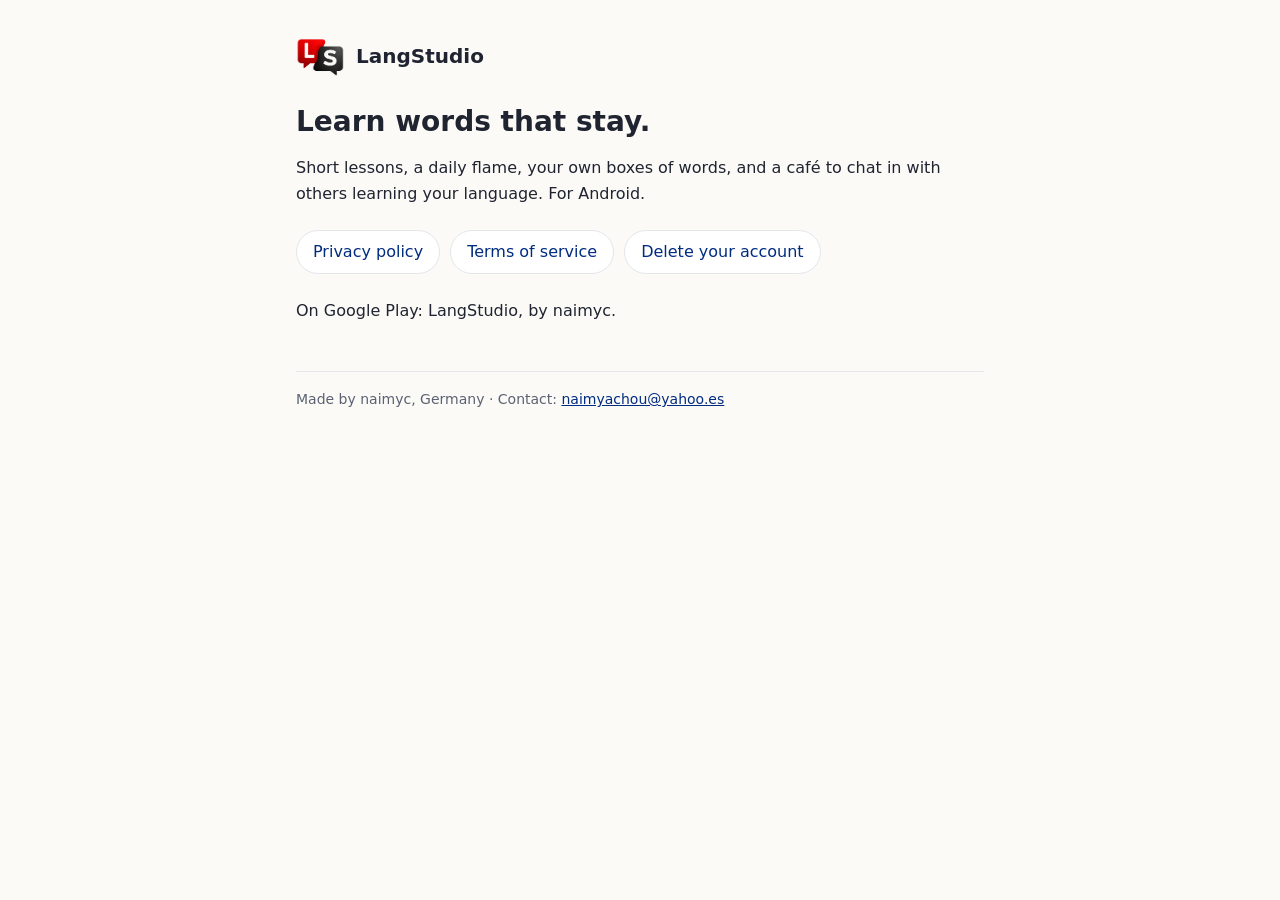
<file: index.html>
<!doctype html>
<html lang="en">
<head>
  <meta charset="utf-8">
  <meta name="viewport" content="width=device-width, initial-scale=1">
  <title>LangStudio</title>
  <meta name="description" content="LangStudio — learn words that stay.">
  <link rel="icon" type="image/png" href="icon.png">
  <link rel="apple-touch-icon" href="icon.png">
  <link rel="stylesheet" href="style.css">
</head>
<body>
<main>
  <header><img src="icon.png" alt=""><a href="./">LangStudio</a></header>
  <h1>Learn words that stay.</h1>
  <p>Short lessons, a daily flame, your own boxes of words, and a café to chat
    in with others learning your language. For Android.</p>
  <nav>
    <a href="privacy.html">Privacy policy</a>
    <a href="terms.html">Terms of service</a>
    <a href="delete-account.html">Delete your account</a>
  </nav>
  <p>On Google Play: LangStudio, by naimyc.</p>
  <footer>Made by naimyc, Germany · Contact: <a href="mailto:naimyachou@yahoo.es">naimyachou@yahoo.es</a></footer>
</main>
</body>
</html>
</file>
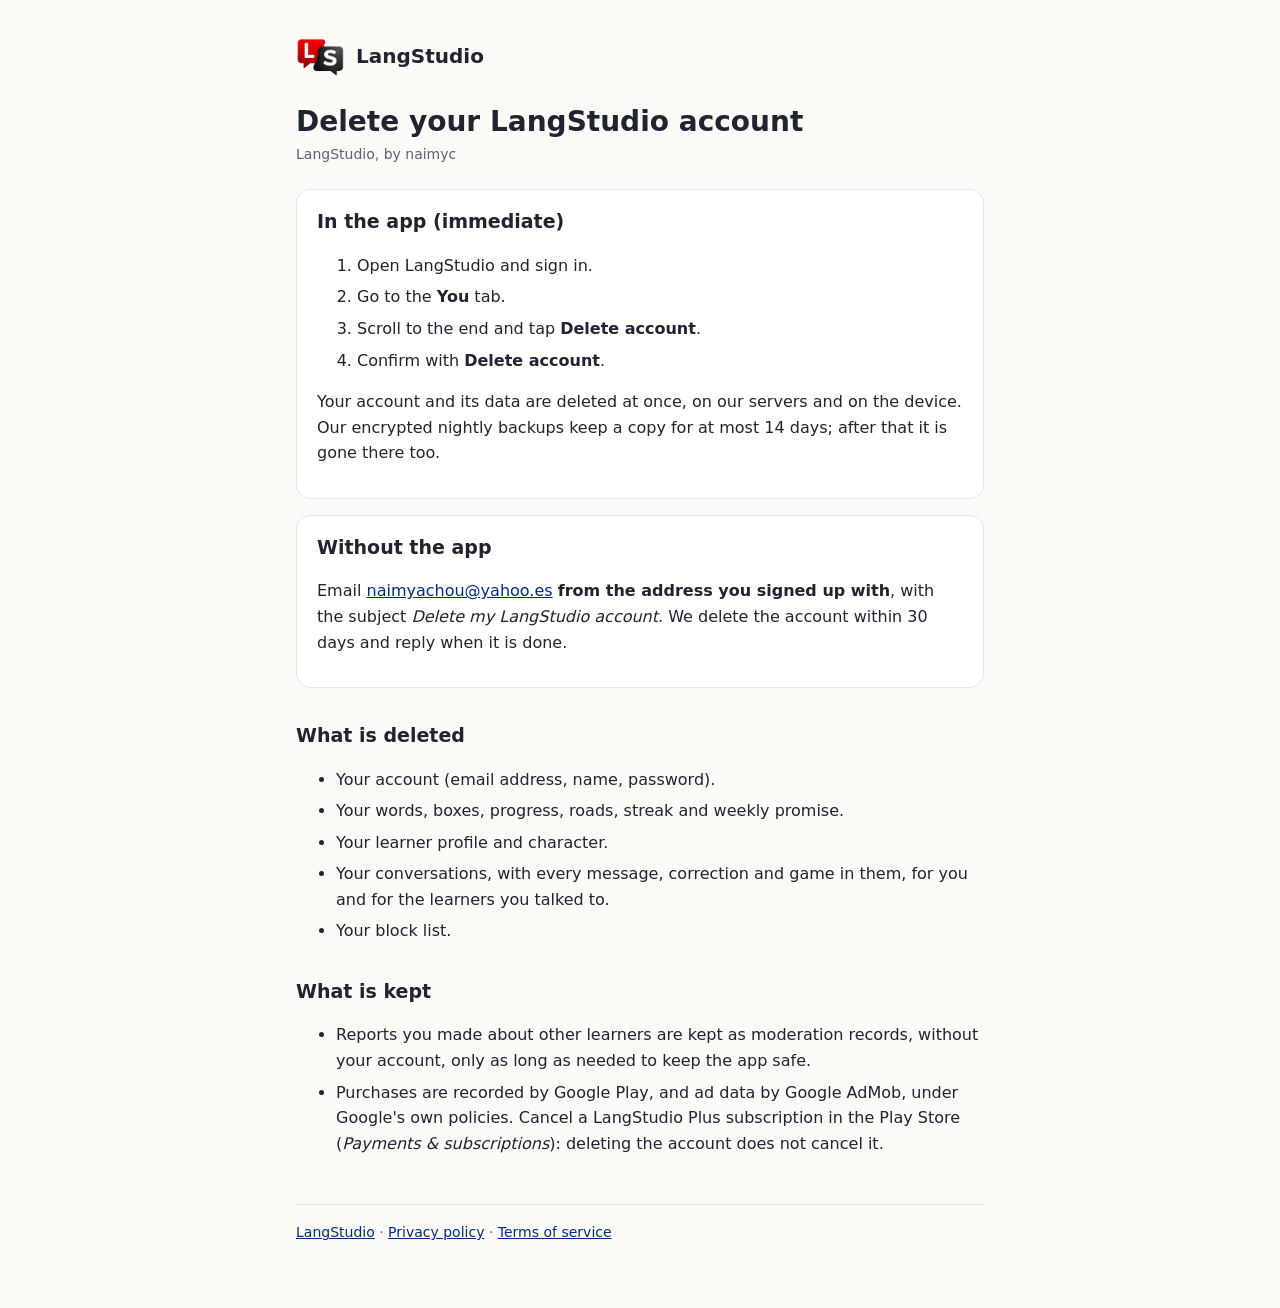
<file: delete-account.html>
<!doctype html>
<html lang="en">
<head>
  <meta charset="utf-8">
  <meta name="viewport" content="width=device-width, initial-scale=1">
  <title>Delete LangStudio Account</title>
  <meta name="description" content="How to delete your LangStudio account and its data.">
  <link rel="icon" type="image/png" href="icon.png">
  <link rel="apple-touch-icon" href="icon.png">
  <link rel="stylesheet" href="style.css">
</head>
<body>
<main>
  <header><img src="icon.png" alt=""><a href="./">LangStudio</a></header>
  <h1>Delete your LangStudio account</h1>
  <p class="updated">LangStudio, by naimyc</p>

  <div class="card">
    <h2 style="margin-top:0">In the app (immediate)</h2>
    <ol>
      <li>Open LangStudio and sign in.</li>
      <li>Go to the <strong>You</strong> tab.</li>
      <li>Scroll to the end and tap <strong>Delete account</strong>.</li>
      <li>Confirm with <strong>Delete account</strong>.</li>
    </ol>
    <p>Your account and its data are deleted at once, on our servers and on
      the device. Our encrypted nightly backups keep a copy for at most 14
      days; after that it is gone there too.</p>
  </div>

  <div class="card">
    <h2 style="margin-top:0">Without the app</h2>
    <p>Email <a href="mailto:naimyachou@yahoo.es?subject=Delete%20my%20LangStudio%20account">naimyachou@yahoo.es</a>
      <strong>from the address you signed up with</strong>, with the subject
      <em>Delete my LangStudio account</em>. We delete the account within
      30 days and reply when it is done.</p>
  </div>

  <h2>What is deleted</h2>
  <ul>
    <li>Your account (email address, name, password).</li>
    <li>Your words, boxes, progress, roads, streak and weekly promise.</li>
    <li>Your learner profile and character.</li>
    <li>Your conversations, with every message, correction and game in
      them, for you and for the learners you talked to.</li>
    <li>Your block list.</li>
  </ul>

  <h2>What is kept</h2>
  <ul>
    <li>Reports you made about other learners are kept as moderation
      records, without your account, only as long as needed to keep the
      app safe.</li>
    <li>Purchases are recorded by Google Play, and ad data by Google AdMob,
      under Google's own policies. Cancel a LangStudio Plus subscription in
      the Play Store (<em>Payments &amp; subscriptions</em>): deleting the
      account does not cancel it.</li>
  </ul>

  <footer><a href="./">LangStudio</a> ·
    <a href="privacy.html">Privacy policy</a> ·
    <a href="terms.html">Terms of service</a></footer>
</main>
</body>
</html>
</file>
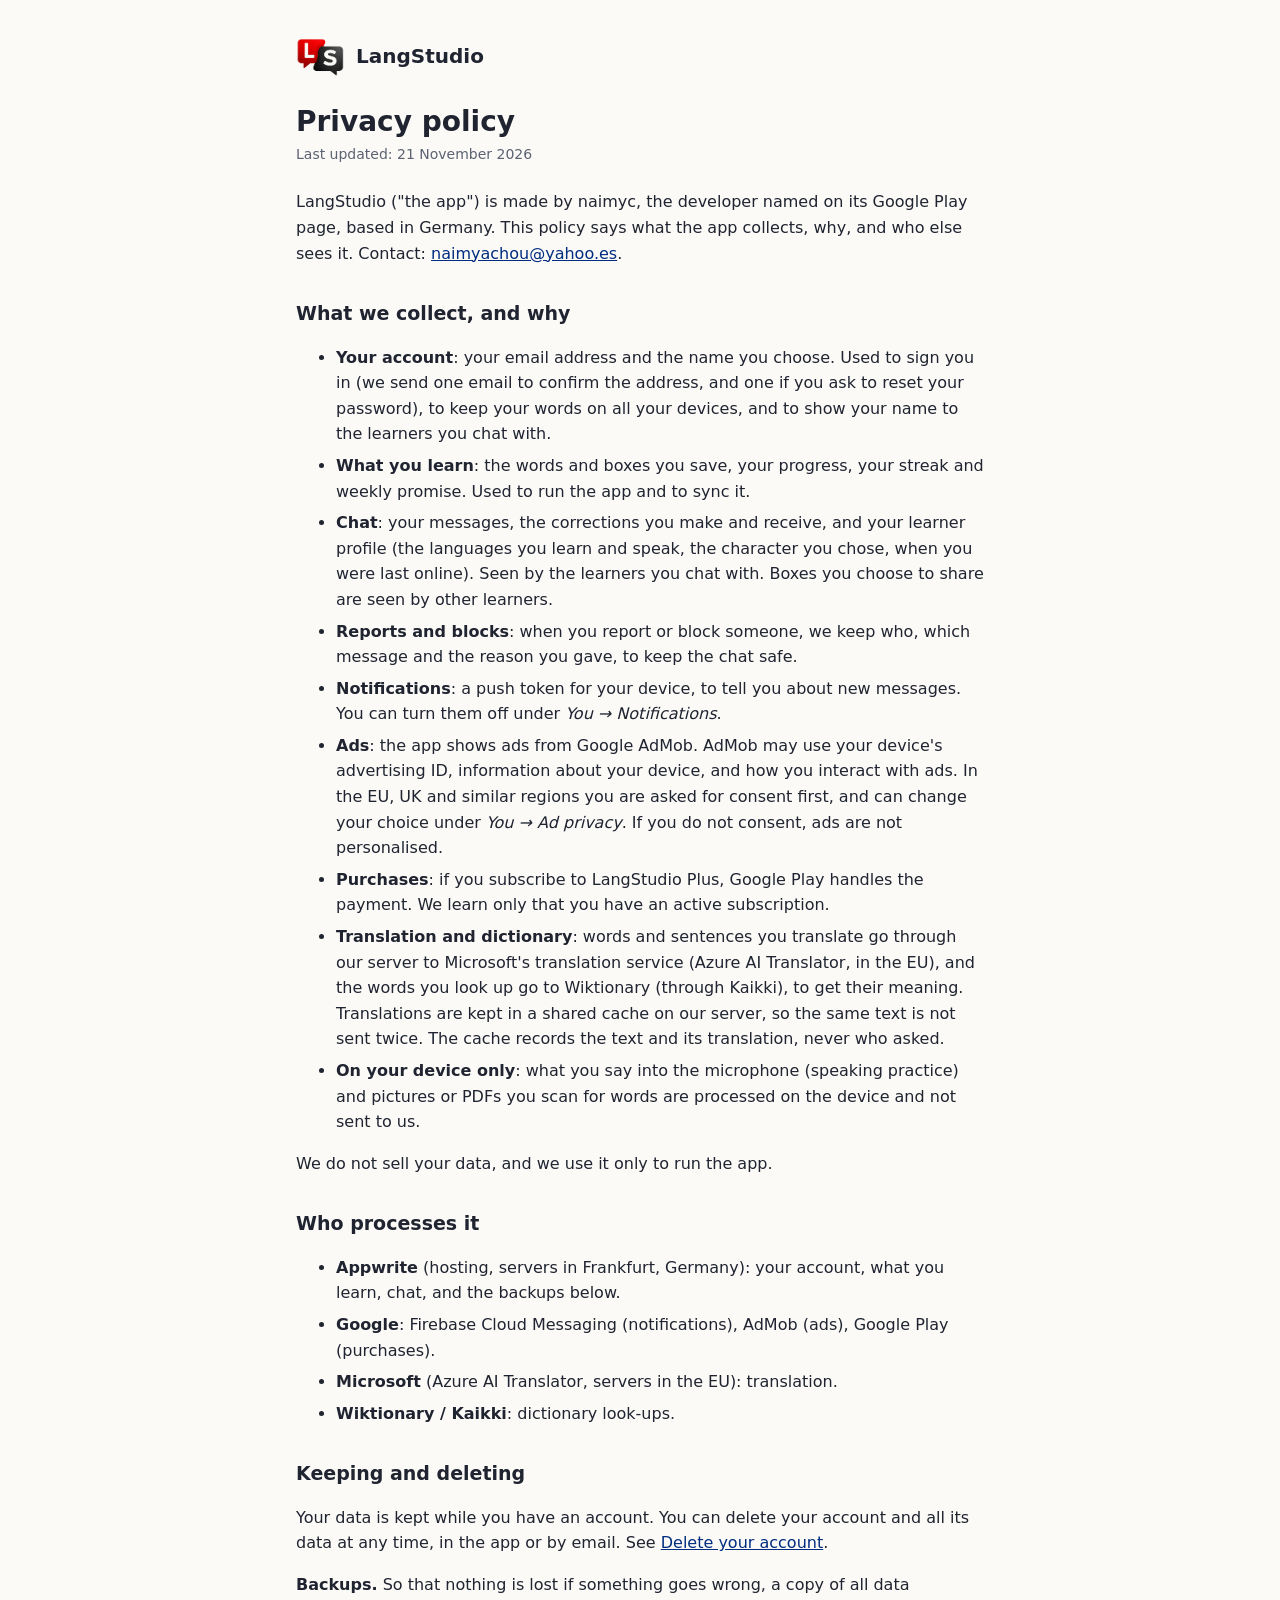
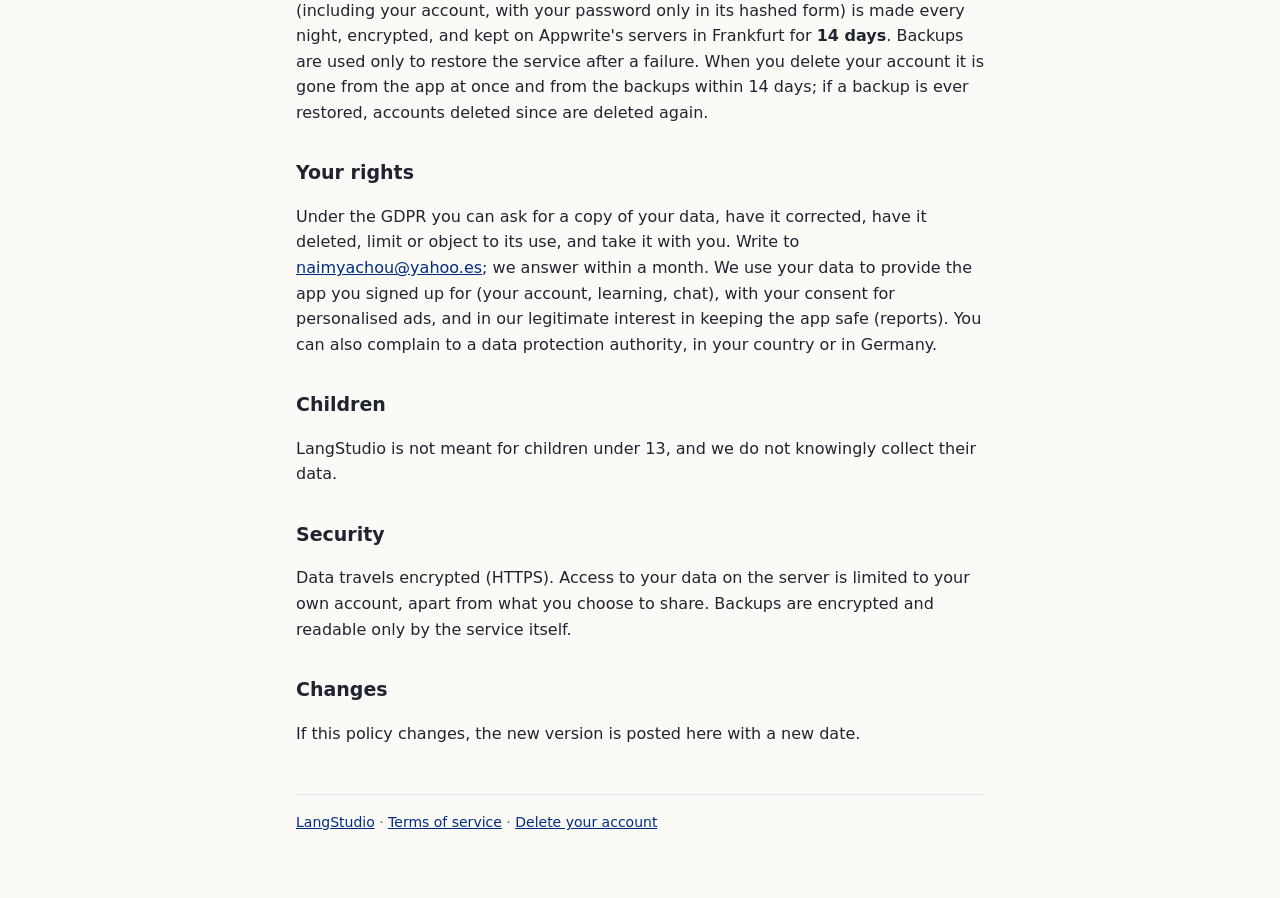
<file: privacy.html>
<!doctype html>
<html lang="en">
<head>
  <meta charset="utf-8">
  <meta name="viewport" content="width=device-width, initial-scale=1">
  <title>LangStudio Privacy Policy</title>
  <link rel="icon" type="image/png" href="icon.png">
  <link rel="apple-touch-icon" href="icon.png">
  <link rel="stylesheet" href="style.css">
</head>
<body>
<main>
  <header><img src="icon.png" alt=""><a href="./">LangStudio</a></header>
  <h1>Privacy policy</h1>
  <p class="updated">Last updated: 21 November 2026</p>

  <p>LangStudio ("the app") is made by naimyc, the developer named on its
    Google Play page, based in Germany. This
    policy says what the app collects, why, and who else sees it. Contact:
    <a href="mailto:naimyachou@yahoo.es">naimyachou@yahoo.es</a>.</p>

  <h2>What we collect, and why</h2>
  <ul>
    <li><strong>Your account</strong>: your email address and the name you
      choose. Used to sign you in (we send one email to confirm the address,
      and one if you ask to reset your password), to keep your words on all your devices,
      and to show your name to the learners you chat with.</li>
    <li><strong>What you learn</strong>: the words and boxes you save, your
      progress, your streak and weekly promise. Used to run the app and to
      sync it.</li>
    <li><strong>Chat</strong>: your messages, the corrections you make and
      receive, and your learner profile (the languages you learn and speak,
      the character you chose, when you were last online). Seen by the
      learners you chat with. Boxes you choose to share are seen by other
      learners.</li>
    <li><strong>Reports and blocks</strong>: when you report or block someone,
      we keep who, which message and the reason you gave, to keep the chat
      safe.</li>
    <li><strong>Notifications</strong>: a push token for your device, to tell
      you about new messages. You can turn them off under
      <em>You → Notifications</em>.</li>
    <li><strong>Ads</strong>: the app shows ads from Google AdMob. AdMob may
      use your device's advertising ID, information about your device, and
      how you interact with ads. In the EU, UK and similar regions you are
      asked for consent first, and can change your choice under
      <em>You → Ad privacy</em>. If you do not consent, ads are not
      personalised.</li>
    <li><strong>Purchases</strong>: if you subscribe to LangStudio Plus,
      Google Play handles the payment. We learn only that you have an active
      subscription.</li>
    <li><strong>Translation and dictionary</strong>: words and sentences you
      translate go through our server to Microsoft's translation service
      (Azure AI Translator, in the EU), and the words you look up go to
      Wiktionary (through Kaikki), to get their meaning. Translations are
      kept in a shared cache on our server, so the same text is not sent
      twice. The cache records the text and its translation, never who
      asked.</li>
    <li><strong>On your device only</strong>: what you say into the
      microphone (speaking practice) and pictures or PDFs you scan for words
      are processed on the device and not sent to us.</li>
  </ul>
  <p>We do not sell your data, and we use it only to run the app.</p>

  <h2>Who processes it</h2>
  <ul>
    <li><strong>Appwrite</strong> (hosting, servers in Frankfurt, Germany):
      your account, what you learn, chat, and the backups below.</li>
    <li><strong>Google</strong>: Firebase Cloud Messaging (notifications),
      AdMob (ads), Google Play (purchases).</li>
    <li><strong>Microsoft</strong> (Azure AI Translator, servers in the EU):
      translation.</li>
    <li><strong>Wiktionary / Kaikki</strong>: dictionary look-ups.</li>
  </ul>

  <h2>Keeping and deleting</h2>
  <p>Your data is kept while you have an account. You can delete your
    account and all its data at any time, in the app or by email. See
    <a href="delete-account.html">Delete your account</a>.</p>
  <p><strong>Backups.</strong> So that nothing is lost if something goes
    wrong, a copy of all data (including your account, with your password
    only in its hashed form) is made every night, encrypted, and kept on
    Appwrite's servers in Frankfurt for <strong>14 days</strong>. Backups
    are used only to restore the service after a failure. When you delete
    your account it is gone from the app at once and from the backups
    within 14 days; if a backup is ever restored, accounts deleted since
    are deleted again.</p>

  <h2>Your rights</h2>
  <p>Under the GDPR you can ask for a copy of your data, have it corrected,
    have it deleted, limit or object to its use, and take it with you. Write
    to <a href="mailto:naimyachou@yahoo.es">naimyachou@yahoo.es</a>; we answer
    within a month. We use your data to provide the app you signed up for
    (your account, learning, chat), with your consent for personalised ads,
    and in our legitimate interest in keeping the app safe (reports). You
    can also complain to a data protection authority, in your country or in
    Germany.</p>

  <h2>Children</h2>
  <p>LangStudio is not meant for children under 13, and we do not knowingly
    collect their data.</p>

  <h2>Security</h2>
  <p>Data travels encrypted (HTTPS). Access to your data on the server is
    limited to your own account, apart from what you choose to share.
    Backups are encrypted and readable only by the service itself.</p>

  <h2>Changes</h2>
  <p>If this policy changes, the new version is posted here with a new
    date.</p>

  <footer><a href="./">LangStudio</a> ·
    <a href="terms.html">Terms of service</a> ·
    <a href="delete-account.html">Delete your account</a></footer>
</main>
</body>
</html>
</file>
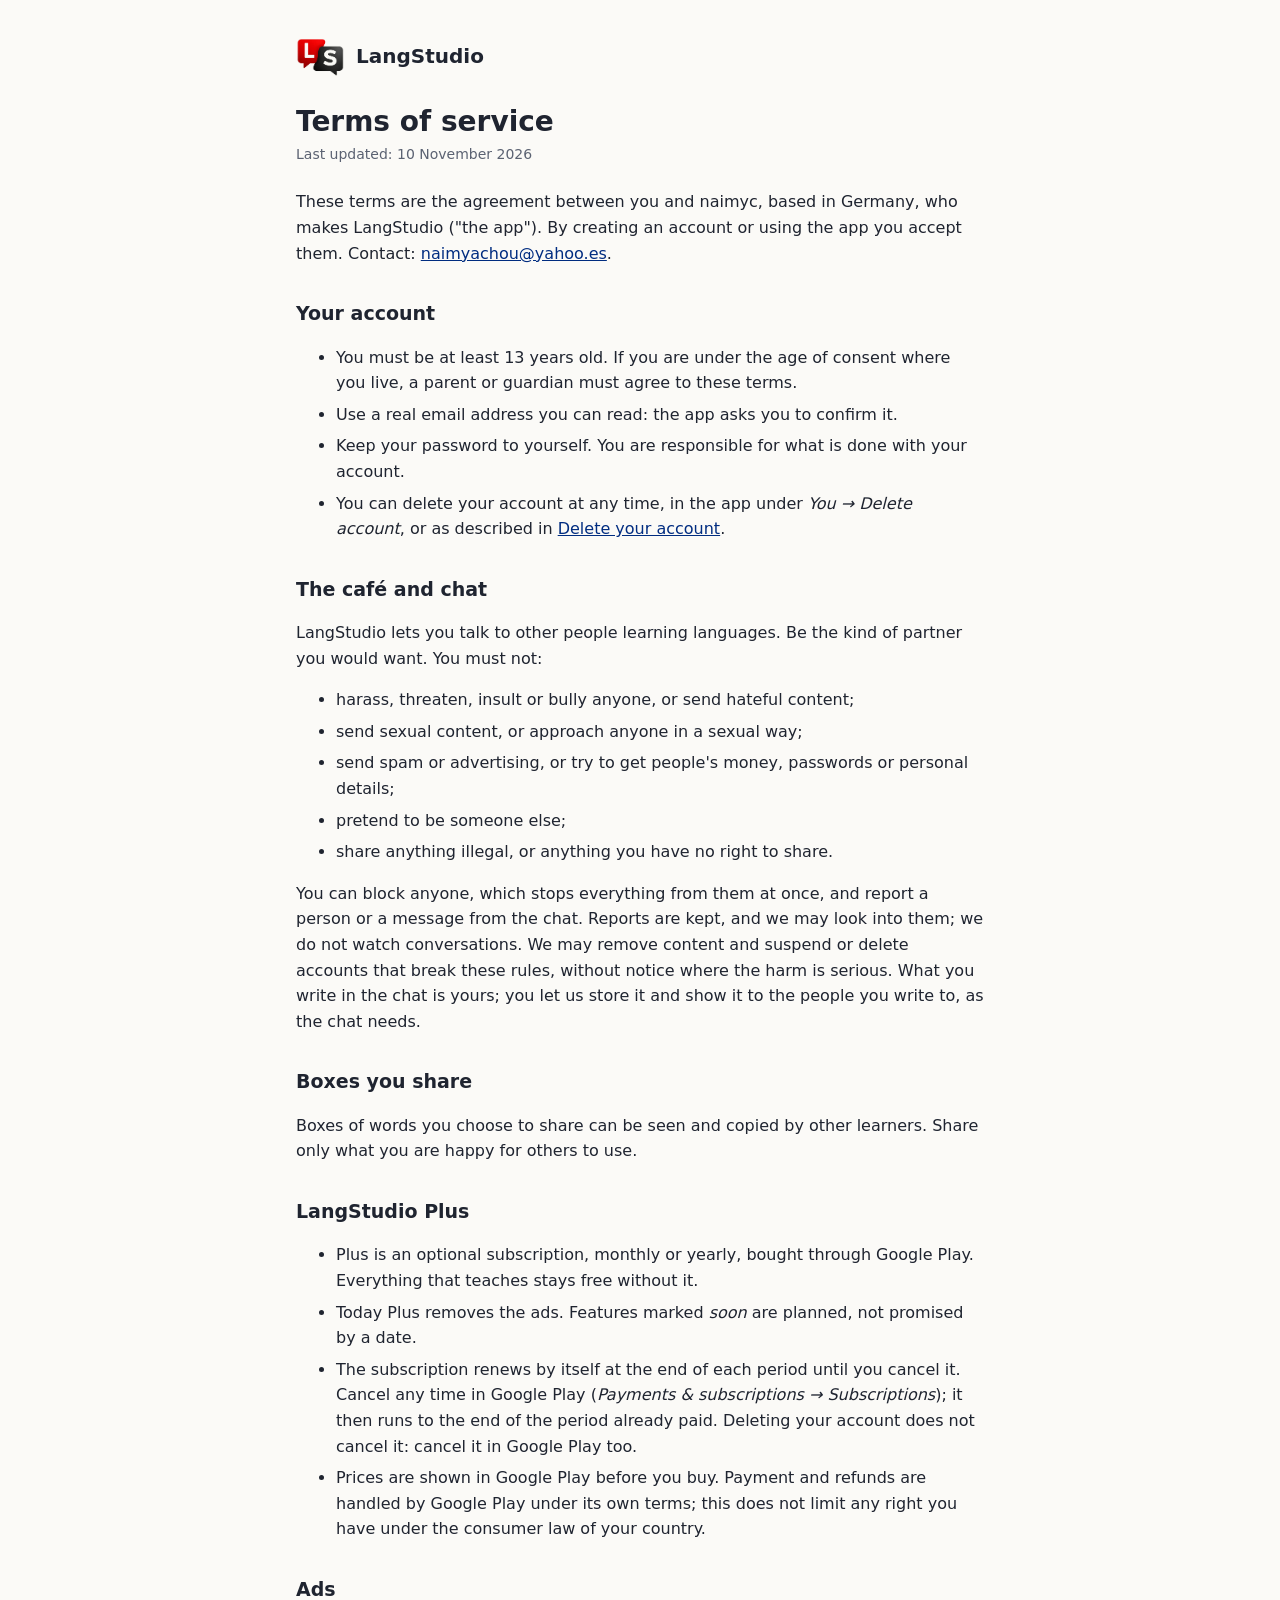
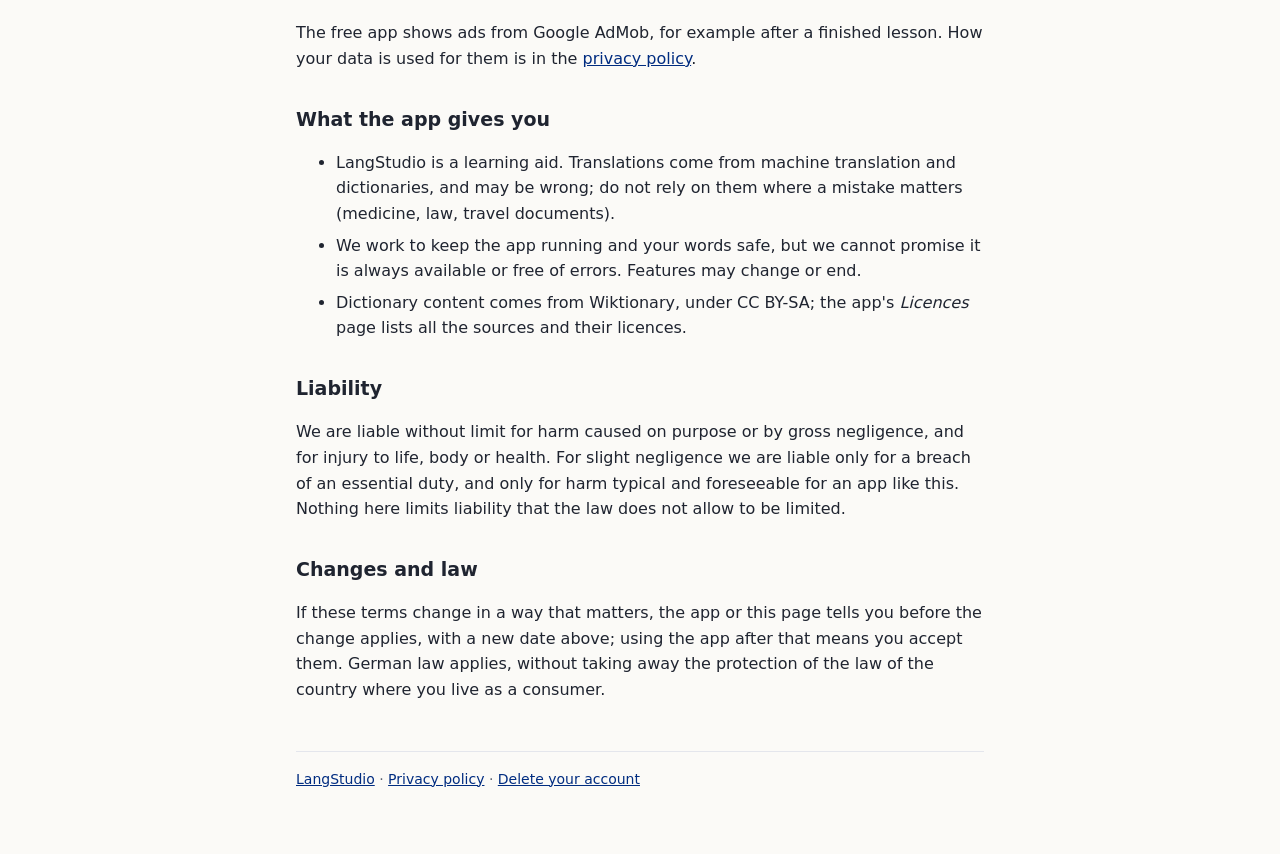
<file: terms.html>
<!doctype html>
<html lang="en">
<head>
  <meta charset="utf-8">
  <meta name="viewport" content="width=device-width, initial-scale=1">
  <title>LangStudio Terms of Service</title>
  <meta name="description" content="The terms for using LangStudio, its café chat and LangStudio Plus.">
  <link rel="icon" type="image/png" href="icon.png">
  <link rel="apple-touch-icon" href="icon.png">
  <link rel="stylesheet" href="style.css">
</head>
<body>
<main>
  <header><img src="icon.png" alt=""><a href="./">LangStudio</a></header>
  <h1>Terms of service</h1>
  <p class="updated">Last updated: 10 November 2026</p>

  <p>These terms are the agreement between you and naimyc, based in
    Germany, who makes LangStudio ("the app"). By creating an account or
    using the app you accept them. Contact:
    <a href="mailto:naimyachou@yahoo.es">naimyachou@yahoo.es</a>.</p>

  <h2>Your account</h2>
  <ul>
    <li>You must be at least 13 years old. If you are under the age of
      consent where you live, a parent or guardian must agree to these
      terms.</li>
    <li>Use a real email address you can read: the app asks you to confirm
      it.</li>
    <li>Keep your password to yourself. You are responsible for what is done
      with your account.</li>
    <li>You can delete your account at any time, in the app under
      <em>You → Delete account</em>, or as described in
      <a href="delete-account.html">Delete your account</a>.</li>
  </ul>

  <h2>The café and chat</h2>
  <p>LangStudio lets you talk to other people learning languages. Be the kind
    of partner you would want. You must not:</p>
  <ul>
    <li>harass, threaten, insult or bully anyone, or send hateful content;</li>
    <li>send sexual content, or approach anyone in a sexual way;</li>
    <li>send spam or advertising, or try to get people's money, passwords or
      personal details;</li>
    <li>pretend to be someone else;</li>
    <li>share anything illegal, or anything you have no right to share.</li>
  </ul>
  <p>You can block anyone, which stops everything from them at once, and
    report a person or a message from the chat. Reports are kept, and we
    may look into them; we do not watch conversations. We may remove content
    and suspend or delete accounts that break these rules, without notice
    where the harm is serious.
    What you write in the chat is yours; you let us store it and show it to
    the people you write to, as the chat needs.</p>

  <h2>Boxes you share</h2>
  <p>Boxes of words you choose to share can be seen and copied by other
    learners. Share only what you are happy for others to use.</p>

  <h2>LangStudio Plus</h2>
  <ul>
    <li>Plus is an optional subscription, monthly or yearly, bought through
      Google Play. Everything that teaches stays free without it.</li>
    <li>Today Plus removes the ads. Features marked <em>soon</em> are planned,
      not promised by a date.</li>
    <li>The subscription renews by itself at the end of each period until you
      cancel it. Cancel any time in Google Play (<em>Payments &amp;
      subscriptions → Subscriptions</em>); it then runs to the end of the
      period already paid. Deleting your account does not cancel it: cancel
      it in Google Play too.</li>
    <li>Prices are shown in Google Play before you buy. Payment and refunds
      are handled by Google Play under its own terms; this does not limit
      any right you have under the consumer law of your country.</li>
  </ul>

  <h2>Ads</h2>
  <p>The free app shows ads from Google AdMob, for example after a finished
    lesson. How your data is used for them is in the
    <a href="privacy.html">privacy policy</a>.</p>

  <h2>What the app gives you</h2>
  <ul>
    <li>LangStudio is a learning aid. Translations come from machine
      translation and dictionaries, and may be wrong; do not rely on them
      where a mistake matters (medicine, law, travel documents).</li>
    <li>We work to keep the app running and your words safe, but we cannot
      promise it is always available or free of errors. Features may change
      or end.</li>
    <li>Dictionary content comes from Wiktionary, under CC BY-SA; the app's
      <em>Licences</em> page lists all the sources and their licences.</li>
  </ul>

  <h2>Liability</h2>
  <p>We are liable without limit for harm caused on purpose or by gross
    negligence, and for injury to life, body or health. For slight
    negligence we are liable only for a breach of an essential duty, and only
    for harm typical and foreseeable for an app like this. Nothing here
    limits liability that the law does not allow to be limited.</p>

  <h2>Changes and law</h2>
  <p>If these terms change in a way that matters, the app or this page tells
    you before the change applies, with a new date above; using the app after
    that means you accept them. German law applies, without taking away the
    protection of the law of the country where you live as a consumer.</p>

  <footer><a href="./">LangStudio</a> ·
    <a href="privacy.html">Privacy policy</a> ·
    <a href="delete-account.html">Delete your account</a></footer>
</main>
</body>
</html>
</file>
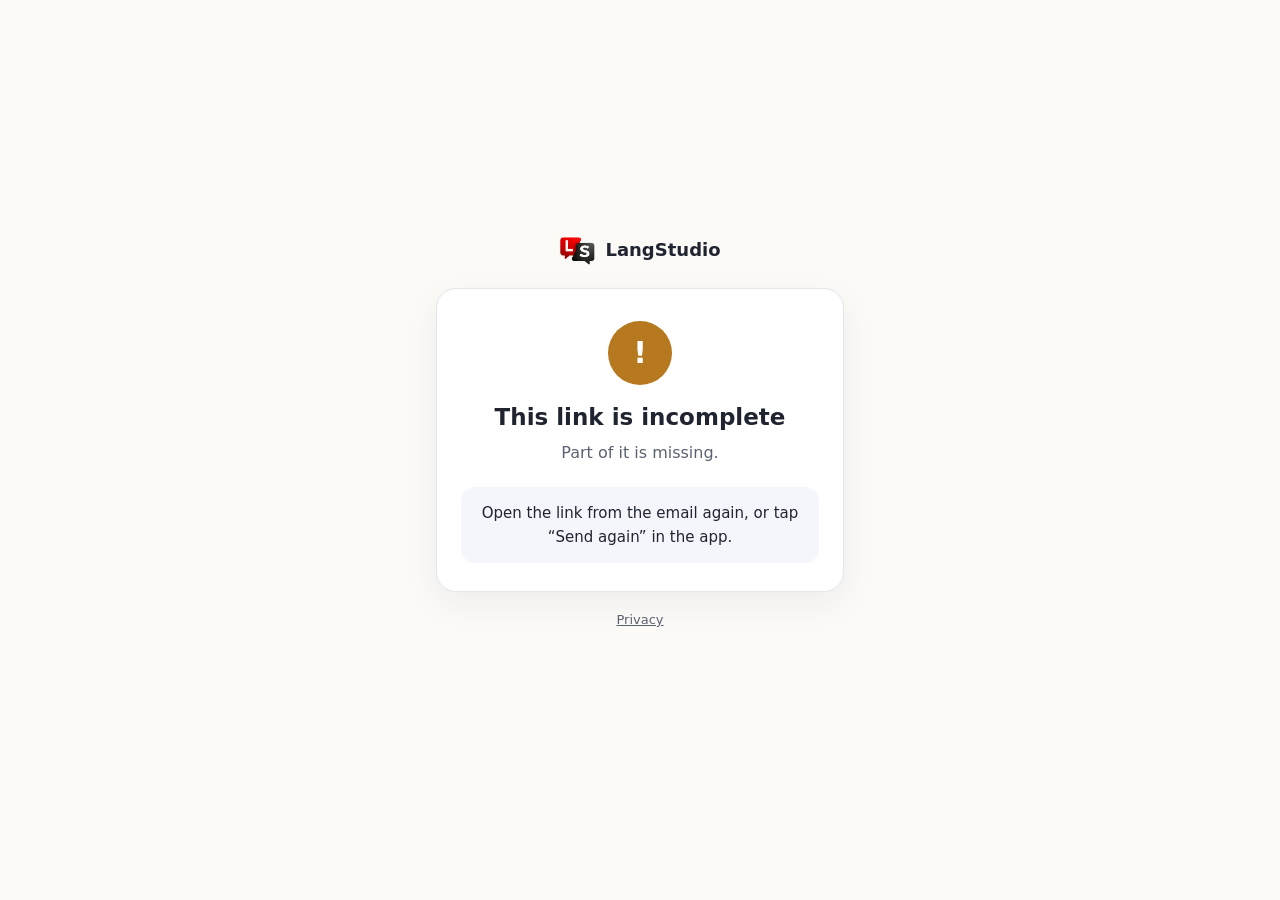
<file: verify.html>
<!doctype html>
<html lang="en">
<head>
  <meta charset="utf-8">
  <meta name="viewport" content="width=device-width, initial-scale=1">
  <title>Confirm Your Email</title>
  <meta name="description" content="Confirms the email address of a LangStudio account.">
  <meta name="robots" content="noindex">
  <!-- The confirmation code is in this page's address: never sent on to
       another site, whatever the page might link to one day. -->
  <meta name="referrer" content="no-referrer">
  <link rel="icon" type="image/png" href="icon.png">
  <link rel="apple-touch-icon" href="icon.png">
  <link rel="stylesheet" href="style.css">
  <style>
    body { min-height: 100vh; display: flex; align-items: center; }
    main.confirm { width: 100%; max-width: 440px; padding: 24px 16px 48px; }
    .brand { display: flex; align-items: center; justify-content: center;
      gap: 10px; margin-bottom: 20px; font-weight: 800; font-size: 18px; }
    .brand img { width: 36px; height: 36px; border-radius: 9px; }
    .panel { background: #fff; border: 1px solid var(--line); border-radius: 20px;
      padding: 32px 24px 28px; text-align: center;
      box-shadow: 0 12px 32px rgba(31, 36, 48, 0.06); }
    .mark { width: 64px; height: 64px; margin: 0 auto 18px; border-radius: 50%;
      display: grid; place-items: center; font-size: 30px; font-weight: 800;
      color: #fff; transition: background 0.3s; }
    .mark.busy { background: #eef0f5; }
    .mark.busy::after { content: ""; width: 28px; height: 28px; border-radius: 50%;
      border: 3px solid #c9cdd8; border-top-color: var(--accent);
      animation: spin 0.9s linear infinite; }
    .mark.done { background: #2e6b34; }
    .mark.stop { background: #b7791f; }
    @keyframes spin { to { transform: rotate(360deg); } }
    h1 { font-size: 23px; margin: 0 0 8px; }
    .message { color: var(--soft); margin: 0; }
    .next { margin: 22px 0 0; padding: 14px 16px; border-radius: 14px;
      background: #f4f6fb; color: var(--ink); font-size: 15px; }
    .next[hidden] { display: none; }
    .foot { text-align: center; color: var(--soft); font-size: 13px; margin-top: 18px; }
    .foot a { color: var(--soft); }
    @media (prefers-reduced-motion: reduce) {
      .mark.busy::after { animation-duration: 3s; }
    }
  </style>
</head>
<body>
<main class="confirm">
  <div class="brand"><img src="icon.png" alt="">LangStudio</div>

  <section class="panel" aria-live="polite">
    <div id="mark" class="mark busy" aria-hidden="true"></div>
    <h1 id="title"></h1>
    <p id="message" class="message"></p>
    <p id="next" class="next" hidden></p>
  </section>

  <p class="foot"><a href="privacy.html">Privacy</a></p>
</main>

<script>
  // The link in LangStudio's confirmation email lands here with `userId`
  // and `secret` (Appwrite's one-time code). Confirming needs no session:
  // the code is the proof. The project id and the endpoint are public;
  // nothing secret is in this page. naimyc.github.io must be a Web platform
  // of the Appwrite project, or Appwrite neither sends the link nor answers
  // this page.
  const endpoint = 'https://fra.cloud.appwrite.io/v1';
  const project = 'langstudio';

  // In the visitor's language when it is one of the app's.
  const text = {
    en: {
      busy: ['Confirming your email…', 'One moment.'],
      done: ['Your email is confirmed', 'Thank you — your account is ready.',
        'Go back to LangStudio: it opens by itself, or tap “I’ve confirmed”.'],
      used: ['This link has expired', 'Links work once and only for a while.',
        'In the app, tap “Send again” for a new one.'],
      broken: ['This link is incomplete', 'Part of it is missing.',
        'Open the link from the email again, or tap “Send again” in the app.'],
      failed: ['Your email could not be confirmed', 'Something went wrong on our side.',
        'Try the link again in a moment, or tap “Send again” in the app.'],
      offline: ['No connection', 'This page could not reach our server.',
        'Check your internet connection and open the link again.'],
    },
    es: {
      busy: ['Confirmando tu correo…', 'Un momento.'],
      done: ['Tu correo está confirmado', 'Gracias: tu cuenta está lista.',
        'Vuelve a LangStudio: se abre sola, o toca «Ya lo he confirmado».'],
      used: ['Este enlace ha caducado', 'Los enlaces sirven una vez y por un tiempo.',
        'En la app, toca «Enviar de nuevo» para recibir otro.'],
      broken: ['Este enlace está incompleto', 'Le falta una parte.',
        'Abre de nuevo el enlace del correo, o toca «Enviar de nuevo» en la app.'],
      failed: ['No se pudo confirmar tu correo', 'Algo ha fallado por nuestra parte.',
        'Prueba el enlace de nuevo en un momento, o toca «Enviar de nuevo» en la app.'],
      offline: ['Sin conexión', 'Esta página no pudo contactar con nuestro servidor.',
        'Revisa tu conexión a internet y abre el enlace otra vez.'],
    },
    de: {
      busy: ['Deine E-Mail wird bestätigt …', 'Einen Moment.'],
      done: ['Deine E-Mail ist bestätigt', 'Danke – dein Konto ist bereit.',
        'Geh zurück zu LangStudio: Die App öffnet sich von selbst, oder tippe auf „Ich habe bestätigt“.'],
      used: ['Dieser Link ist abgelaufen', 'Links gelten nur einmal und nur eine Weile.',
        'Tippe in der App auf „Erneut senden“ für einen neuen.'],
      broken: ['Dieser Link ist unvollständig', 'Ein Teil fehlt.',
        'Öffne den Link aus der E-Mail noch einmal oder tippe in der App auf „Erneut senden“.'],
      failed: ['Deine E-Mail konnte nicht bestätigt werden', 'Bei uns ist etwas schiefgegangen.',
        'Versuch den Link gleich noch einmal oder tippe in der App auf „Erneut senden“.'],
      offline: ['Keine Verbindung', 'Diese Seite hat unseren Server nicht erreicht.',
        'Prüfe deine Internetverbindung und öffne den Link noch einmal.'],
    },
    fr: {
      busy: ['Confirmation de ton e-mail…', 'Un instant.'],
      done: ['Ton e-mail est confirmé', 'Merci : ton compte est prêt.',
        'Retourne dans LangStudio : elle s’ouvre toute seule, ou touche « C’est confirmé ».'],
      used: ['Ce lien a expiré', 'Les liens ne servent qu’une fois, et pour un temps.',
        'Dans l’app, touche « Renvoyer » pour en recevoir un nouveau.'],
      broken: ['Ce lien est incomplet', 'Il en manque une partie.',
        'Ouvre à nouveau le lien de l’e-mail, ou touche « Renvoyer » dans l’app.'],
      failed: ['Ton e-mail n’a pas pu être confirmé', 'Un problème est survenu de notre côté.',
        'Réessaie le lien dans un instant, ou touche « Renvoyer » dans l’app.'],
      offline: ['Pas de connexion', 'Cette page n’a pas pu joindre notre serveur.',
        'Vérifie ta connexion internet et ouvre à nouveau le lien.'],
    },
    it: {
      busy: ['Conferma della tua email…', 'Un momento.'],
      done: ['La tua email è confermata', 'Grazie: il tuo account è pronto.',
        'Torna su LangStudio: si apre da sola, oppure tocca «Ho confermato».'],
      used: ['Questo link è scaduto', 'I link valgono una volta e per poco tempo.',
        'Nell’app, tocca «Invia di nuovo» per riceverne uno nuovo.'],
      broken: ['Questo link è incompleto', 'Ne manca una parte.',
        'Apri di nuovo il link dell’email, oppure tocca «Invia di nuovo» nell’app.'],
      failed: ['Non è stato possibile confermare la tua email', 'Qualcosa è andato storto da parte nostra.',
        'Riprova il link tra un momento, oppure tocca «Invia di nuovo» nell’app.'],
      offline: ['Nessuna connessione', 'Questa pagina non ha raggiunto il nostro server.',
        'Controlla la connessione a internet e apri di nuovo il link.'],
    },
    pt: {
      busy: ['A confirmar o teu e-mail…', 'Um momento.'],
      done: ['O teu e-mail está confirmado', 'Obrigado: a tua conta está pronta.',
        'Volta ao LangStudio: abre sozinho, ou toca em «Já confirmei».'],
      used: ['Este link expirou', 'Os links servem uma vez e por pouco tempo.',
        'Na app, toca em «Enviar de novo» para receberes outro.'],
      broken: ['Este link está incompleto', 'Falta uma parte.',
        'Abre de novo o link do e-mail, ou toca em «Enviar de novo» na app.'],
      failed: ['Não foi possível confirmar o teu e-mail', 'Algo correu mal do nosso lado.',
        'Tenta o link de novo daqui a pouco, ou toca em «Enviar de novo» na app.'],
      offline: ['Sem ligação', 'Esta página não conseguiu contactar o nosso servidor.',
        'Verifica a tua ligação à internet e abre o link outra vez.'],
    },
    ru: {
      busy: ['Подтверждаем твою почту…', 'Секунду.'],
      done: ['Почта подтверждена', 'Спасибо — аккаунт готов.',
        'Вернись в LangStudio: приложение откроется само, или нажми «Я подтвердил».'],
      used: ['Ссылка устарела', 'Ссылка работает один раз и недолго.',
        'В приложении нажми «Отправить ещё раз», чтобы получить новую.'],
      broken: ['Ссылка неполная', 'Части не хватает.',
        'Открой ссылку из письма ещё раз или нажми «Отправить ещё раз» в приложении.'],
      failed: ['Не удалось подтвердить почту', 'Что-то пошло не так на нашей стороне.',
        'Попробуй ссылку чуть позже или нажми «Отправить ещё раз» в приложении.'],
      offline: ['Нет подключения', 'Страница не смогла связаться с нашим сервером.',
        'Проверь подключение к интернету и открой ссылку снова.'],
    },
  };
  const lang = (navigator.language || 'en').slice(0, 2).toLowerCase();
  const words = text[lang] || text.en;
  document.documentElement.lang = text[lang] ? lang : 'en';

  const mark = document.getElementById('mark');
  function show(state) {
    const [title, message, next] = words[state];
    document.getElementById('title').textContent = title;
    document.getElementById('message').textContent = message;
    const nextEl = document.getElementById('next');
    nextEl.textContent = next || '';
    nextEl.hidden = !next;
    mark.className = 'mark ' + (state === 'busy' ? 'busy' : state === 'done' ? 'done' : 'stop');
    mark.textContent = state === 'busy' ? '' : state === 'done' ? '✓' : '!';
    document.title = title;
  }

  async function confirmEmail() {
    show('busy');
    const query = new URLSearchParams(location.search);
    const userId = query.get('userId');
    const secret = query.get('secret');
    // Read once, then out of the address bar: the code is not left in the
    // browser's history, nor in a screenshot of the page.
    history.replaceState(null, '', location.pathname);
    if (!userId || !secret) return show('broken');

    try {
      const response = await fetch(endpoint + '/account/verifications/email', {
        method: 'PUT',
        headers: { 'Content-Type': 'application/json', 'X-Appwrite-Project': project },
        body: JSON.stringify({ userId, secret }),
        referrerPolicy: 'no-referrer',
      });
      if (response.ok) return show('done');
      const answer = await response.json().catch(() => ({}));
      show(answer.type === 'user_invalid_token' || response.status === 401 ? 'used' : 'failed');
    } catch (_) {
      show('offline');
    }
  }

  confirmEmail();
</script>
</body>
</html>
</file>
<file: style.css>
:root { --ink: #1f2430; --soft: #5b6272; --line: #e4e6ec; --accent: #002c80; --bg: #fbfaf7; }
* { box-sizing: border-box; }
body { margin: 0; background: var(--bg); color: var(--ink);
  font: 16px/1.6 system-ui, -apple-system, "Segoe UI", Roboto, sans-serif; }
main { max-width: 720px; margin: 0 auto; padding: 32px 16px 64px; }
header { display: flex; align-items: center; gap: 12px; margin-bottom: 8px; }
header img { width: 48px; height: 48px; border-radius: 12px; }
header a { color: var(--ink); text-decoration: none; font-weight: 800; font-size: 20px; }
h1 { font-size: 28px; line-height: 1.25; margin: 24px 0 4px; }
h2 { font-size: 19px; margin: 32px 0 8px; }
.updated { color: var(--soft); font-size: 14px; margin: 0 0 24px; }
a { color: var(--accent); }
li { margin: 6px 0; }
.card { background: #fff; border: 1px solid var(--line); border-radius: 14px; padding: 16px 20px; margin: 16px 0; }
nav { display: flex; flex-wrap: wrap; gap: 10px; margin: 24px 0; }
nav a { background: #fff; border: 1px solid var(--line); border-radius: 999px; padding: 8px 16px; text-decoration: none; }
footer { margin-top: 48px; color: var(--soft); font-size: 14px; border-top: 1px solid var(--line); padding-top: 16px; }
</file>
